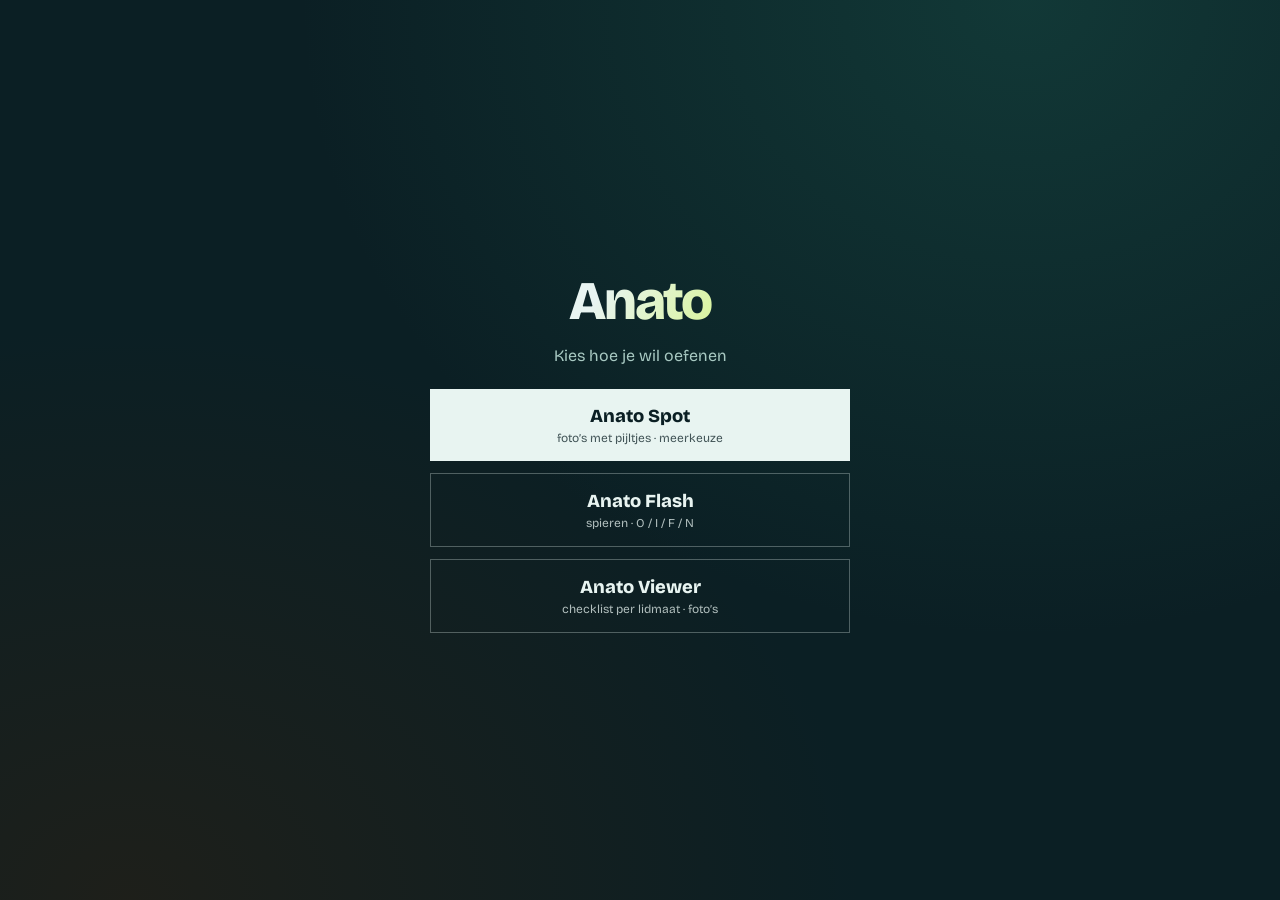
<file: index.html>
<!DOCTYPE html>
<html lang="nl">
<head>
  <meta charset="UTF-8" />
  <meta name="viewport" content="width=device-width, initial-scale=1" />
  <title>Anato</title>
  <link rel="preconnect" href="https://fonts.googleapis.com" />
  <link rel="preconnect" href="https://fonts.gstatic.com" crossorigin />
  <link href="https://fonts.googleapis.com/css2?family=Bricolage+Grotesque:opsz,wght@12..96,700;12..96,800&display=swap" rel="stylesheet" />
  <style>
    :root { --ink:#0b1f24; --foam:#e8f4f1; --mist:#a8c9c2; --acid:#c8f542; --ember:#ff6b3d; }
    * { box-sizing: border-box; margin: 0; padding: 0; }
    body {
      min-height: 100vh;
      font-family: "Bricolage Grotesque", sans-serif;
      color: var(--foam);
      background:
        radial-gradient(ellipse at 80% 0%, #1f6b5c55, transparent 50%),
        radial-gradient(ellipse at 10% 100%, #3a1f0b66, transparent 45%),
        var(--ink);
      display: grid;
      place-items: center;
      padding: 1.5rem;
    }
    main { width: min(100%, 420px); text-align: center; }
    h1 {
      font-size: clamp(2.4rem, 10vw, 3.4rem);
      font-weight: 800;
      letter-spacing: -0.04em;
      background: linear-gradient(120deg, var(--foam) 40%, var(--acid));
      -webkit-background-clip: text;
      background-clip: text;
      color: transparent;
    }
    p { margin: 0.75rem 0 1.5rem; color: var(--mist); }
    .links { display: grid; gap: 0.75rem; }
    a {
      display: block;
      text-decoration: none;
      color: var(--ink);
      background: var(--foam);
      font-weight: 800;
      font-size: 1.15rem;
      padding: 1rem 1.1rem;
      transition: transform 0.2s ease, background 0.2s ease;
    }
    a:hover { transform: translateY(-2px); background: var(--acid); }
    a.alt {
      background: transparent;
      color: var(--foam);
      border: 1px solid rgba(232,244,241,0.3);
    }
    a.alt:hover { background: rgba(255,107,61,0.2); border-color: var(--ember); color: var(--ember); }
    small { display: block; margin-top: 0.25rem; font-weight: 400; font-size: 0.75rem; opacity: 0.75; }
  </style>
</head>
<body>
  <main>
    <h1>Anato</h1>
    <p>Kies hoe je wil oefenen</p>
    <div class="links">
      <a href="spot/">Anato Spot<small>foto’s met pijltjes · meerkeuze</small></a>
      <a class="alt" href="flashcards/">Anato Flash<small>spieren · O / I / F / N</small></a>
      <a class="alt" href="viewer/">Anato Viewer<small>checklist per lidmaat · foto’s</small></a>
    </div>
  </main>
</body>
</html>
</file>
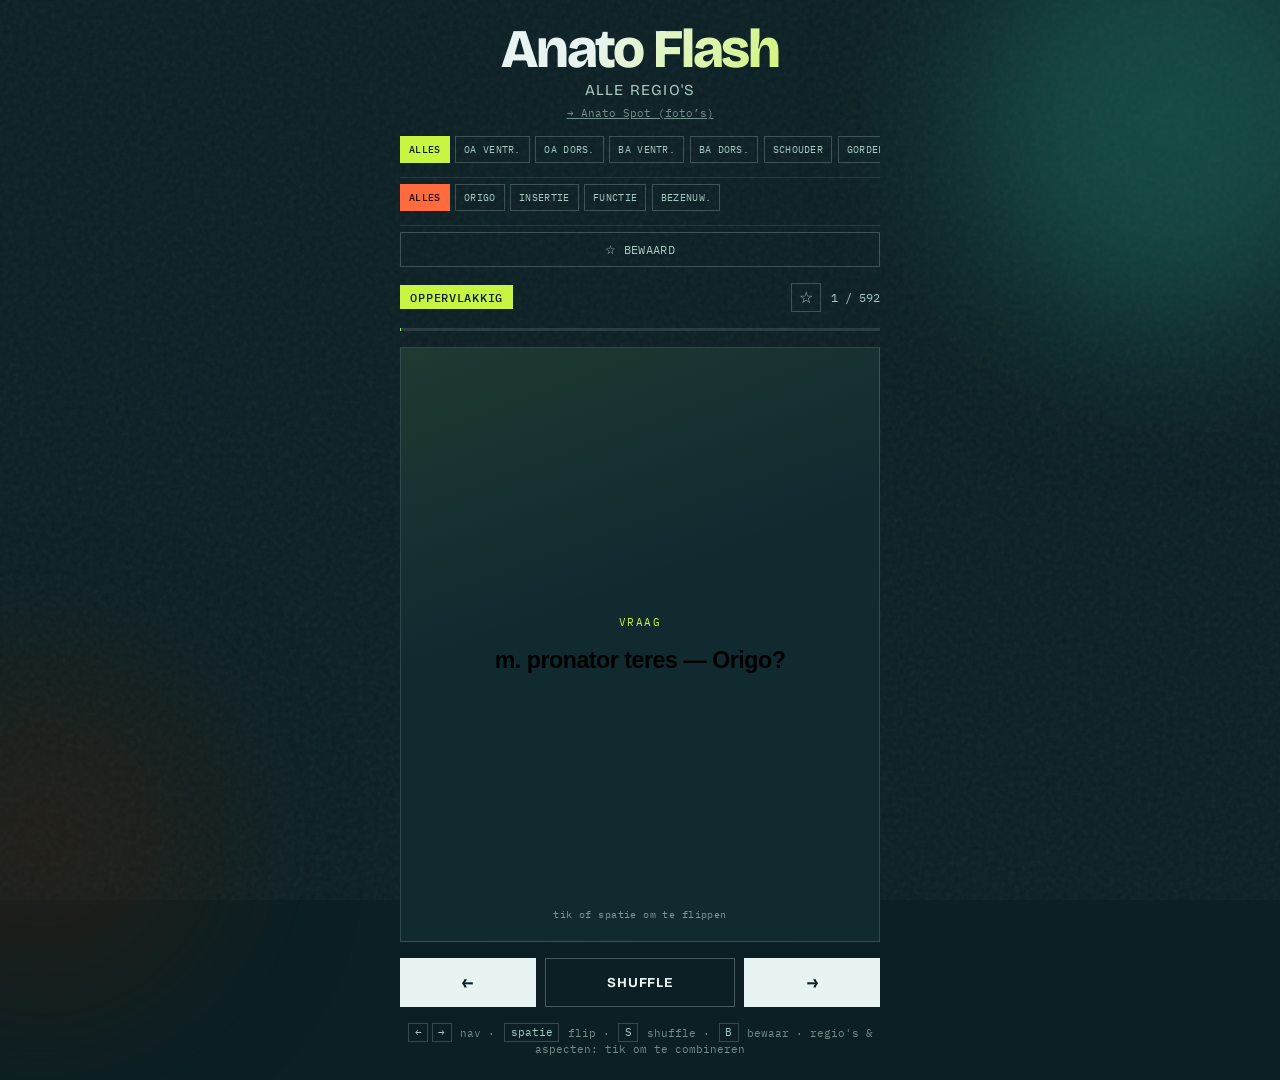
<file: flashcards/index.html>
<!DOCTYPE html>
<html lang="nl">
<head>
  <meta charset="UTF-8" />
  <meta name="viewport" content="width=device-width, initial-scale=1" />
  <title>Anato Flash</title>
  <link rel="preconnect" href="https://fonts.googleapis.com" />
  <link rel="preconnect" href="https://fonts.gstatic.com" crossorigin />
  <link href="https://fonts.googleapis.com/css2?family=Bricolage+Grotesque:opsz,wght@12..96,400;12..96,700;12..96,800&family=IBM+Plex+Mono:wght@400;500&display=swap" rel="stylesheet" />
  <link rel="stylesheet" href="styles.css" />
</head>
<body>
  <div class="noise" aria-hidden="true"></div>
  <div class="orb orb-a" aria-hidden="true"></div>
  <div class="orb orb-b" aria-hidden="true"></div>

  <main class="app">
    <header class="brand">
      <p class="brand-mark">Anato Flash</p>
      <h1 class="brand-sub" id="subtitle">Alle regio's</h1>
      <p class="keys" style="margin-top:0.4rem"><a href="../spot/" style="color:inherit">→ Anato Spot (foto’s)</a></p>
    </header>

    <div class="topics" id="topics" aria-label="Regio's (tik om te combineren)"></div>
    <div class="topics kinds" id="kinds" aria-label="Leeraspecten (tik om te combineren)"></div>
    <div class="saved-row" id="saved-row"></div>

    <div class="meta">
      <span class="pill" id="tag">O</span>
      <div class="meta-right">
        <button type="button" class="save-btn" id="save" aria-label="Bewaar kaart" aria-pressed="false" title="Bewaar om later te herhalen (B)">☆</button>
        <span class="count" id="count">1 / 1</span>
      </div>
    </div>

    <div class="progress" aria-hidden="true">
      <div class="progress-fill" id="progress"></div>
    </div>

    <button type="button" class="deck" id="deck" aria-label="Flip kaart">
      <div class="card" id="card">
        <div class="face front">
          <span class="face-label">vraag</span>
          <p class="face-text" id="front"></p>
          <span class="hint">tik of spatie om te flippen</span>
        </div>
        <div class="face back">
          <span class="face-label">antwoord</span>
          <p class="face-text" id="back"></p>
        </div>
      </div>
    </button>

    <div class="controls">
      <button type="button" class="btn" id="prev" aria-label="Vorige">←</button>
      <button type="button" class="btn btn-ghost" id="shuffle">shuffle</button>
      <button type="button" class="btn" id="next" aria-label="Volgende">→</button>
    </div>

    <p class="keys">
      <kbd>←</kbd><kbd>→</kbd> nav · <kbd>spatie</kbd> flip · <kbd>S</kbd> shuffle · <kbd>B</kbd> bewaar · regio's &amp; aspecten: tik om te combineren
    </p>
  </main>

  <script src="muscles.js"></script>
  <script src="deck.js"></script>
  <script src="app.js"></script>
</body>
</html>
</file>
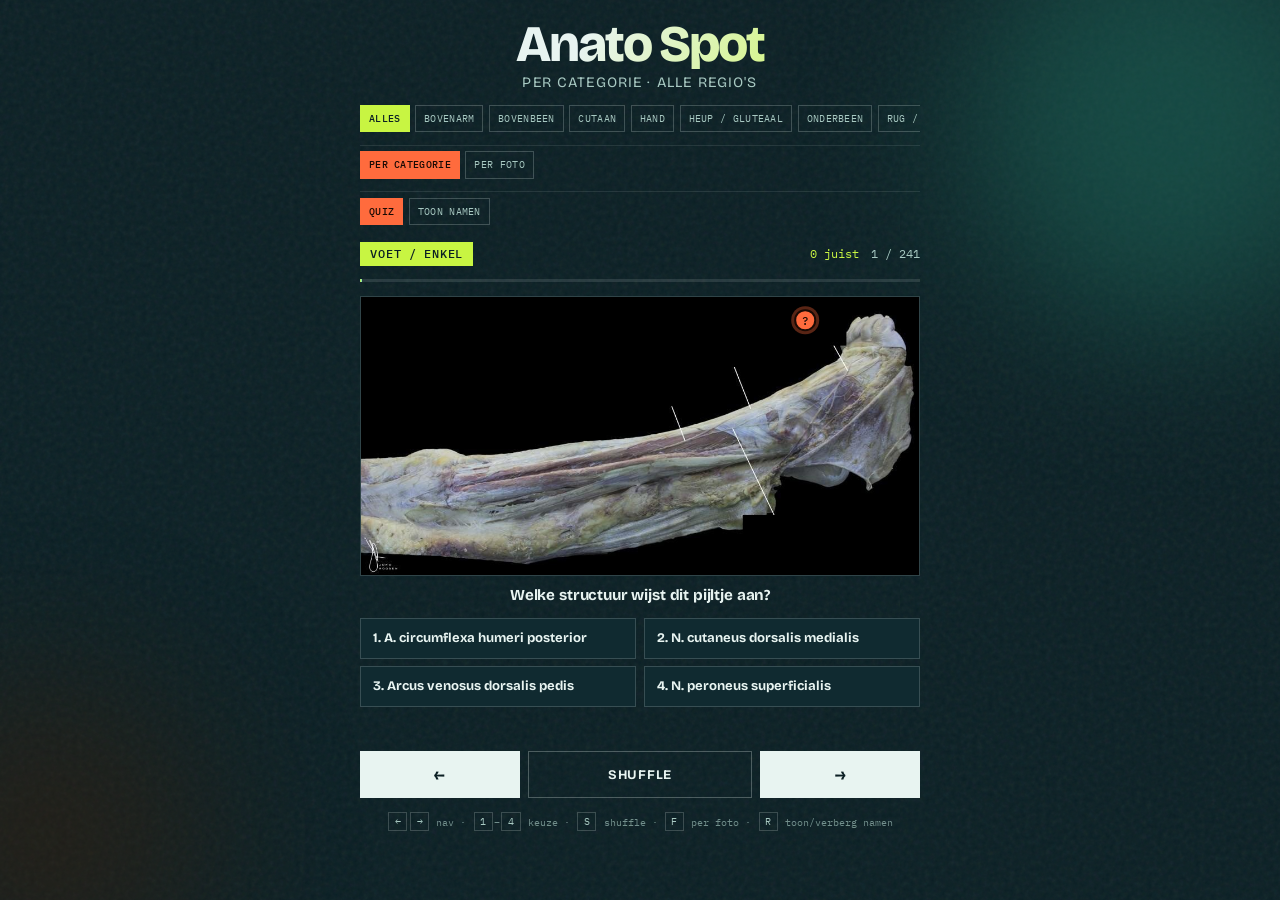
<file: spot/index.html>
<!DOCTYPE html>
<html lang="nl">
<head>
  <meta charset="UTF-8" />
  <meta name="viewport" content="width=device-width, initial-scale=1" />
  <title>Anato Spot</title>
  <link rel="preconnect" href="https://fonts.googleapis.com" />
  <link rel="preconnect" href="https://fonts.gstatic.com" crossorigin />
  <link href="https://fonts.googleapis.com/css2?family=Bricolage+Grotesque:opsz,wght@12..96,400;12..96,700;12..96,800&family=IBM+Plex+Mono:wght@400;500&display=swap" rel="stylesheet" />
  <link rel="stylesheet" href="styles.css" />
</head>
<body>
  <div class="noise" aria-hidden="true"></div>
  <div class="orb orb-a" aria-hidden="true"></div>
  <div class="orb orb-b" aria-hidden="true"></div>

  <main class="app">
    <header class="brand">
      <p class="brand-mark">Anato Spot</p>
      <h1 class="brand-sub" id="subtitle">Alle regio's</h1>
    </header>

    <div class="topics" id="regions" aria-label="Regio's"></div>
    <div class="topics modes" id="groupings" aria-label="Oefenmodus">
      <button type="button" class="topic active" data-group="category">per categorie</button>
      <button type="button" class="topic" data-group="photo">per foto</button>
    </div>
    <div class="topics modes" id="modes" aria-label="Weergave">
      <button type="button" class="topic active" data-mode="mc">quiz</button>
      <button type="button" class="topic" data-mode="reveal">toon namen</button>
    </div>

    <div class="meta">
      <span class="pill" id="tag">?</span>
      <div class="meta-right">
        <span class="score" id="score">0 juist</span>
        <span class="count" id="count">1 / 1</span>
      </div>
    </div>

    <div class="progress" aria-hidden="true">
      <div class="progress-fill" id="progress"></div>
    </div>

    <section class="spot" id="spot">
      <div class="frame" id="frame">
        <div class="img-wrap" id="img-wrap">
          <img id="photo" alt="Dissectiefoto" draggable="false" />
          <button type="button" class="pin" id="pin" aria-label="Gemarkeerde structuur"></button>
        </div>
      </div>
      <p class="prompt" id="prompt">Welke structuur wijst dit pijltje aan?</p>
    </section>

    <div class="answer-area" id="answer-area">
      <div class="choices" id="choices"></div>
      <div class="feedback" id="feedback" hidden></div>
    </div>

    <div class="controls">
      <button type="button" class="btn" id="prev" aria-label="Vorige">←</button>
      <button type="button" class="btn btn-ghost" id="shuffle">shuffle</button>
      <button type="button" class="btn" id="next" aria-label="Volgende">→</button>
    </div>

    <p class="keys">
      <kbd>←</kbd><kbd>→</kbd> nav · <kbd>1</kbd>–<kbd>4</kbd> keuze · <kbd>S</kbd> shuffle · <kbd>F</kbd> per foto · <kbd>R</kbd> toon/verberg namen
    </p>
  </main>

  <script src="data.js"></script>
  <script src="app.js"></script>
</body>
</html>
</file>
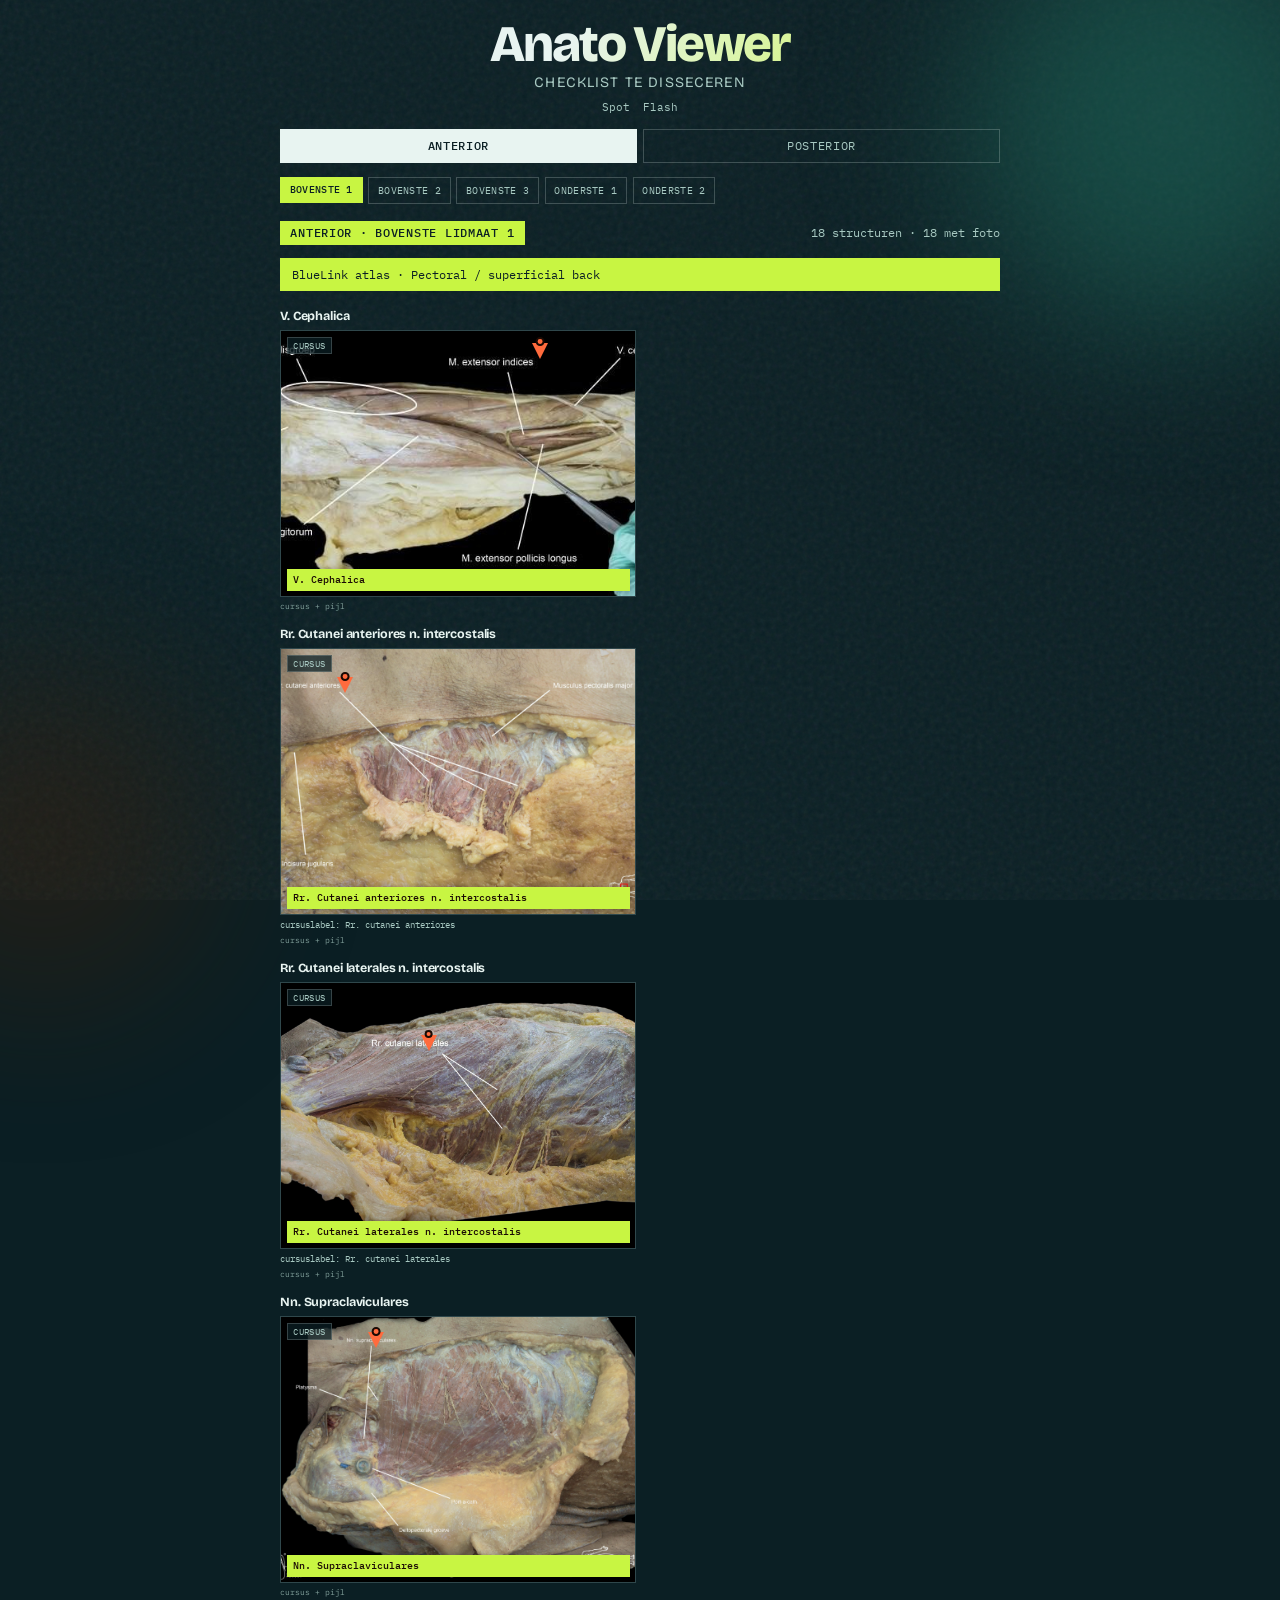
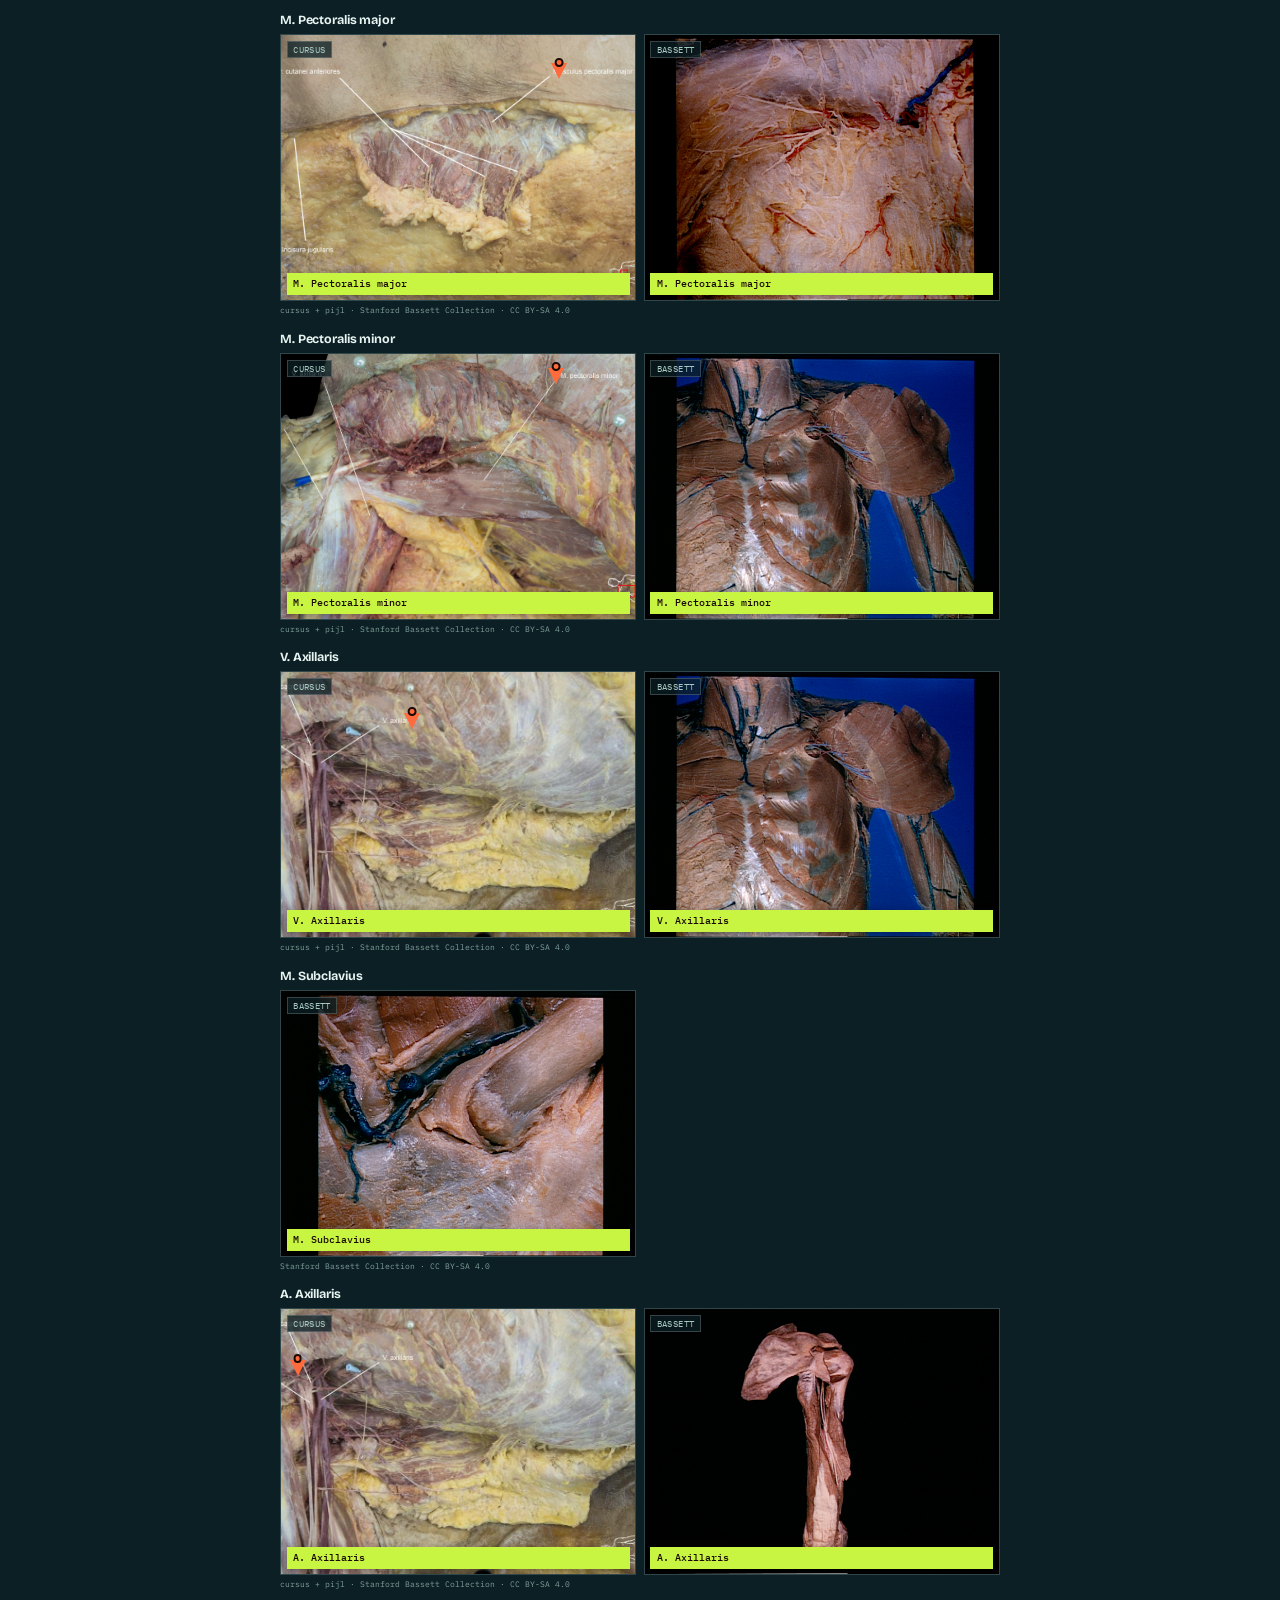
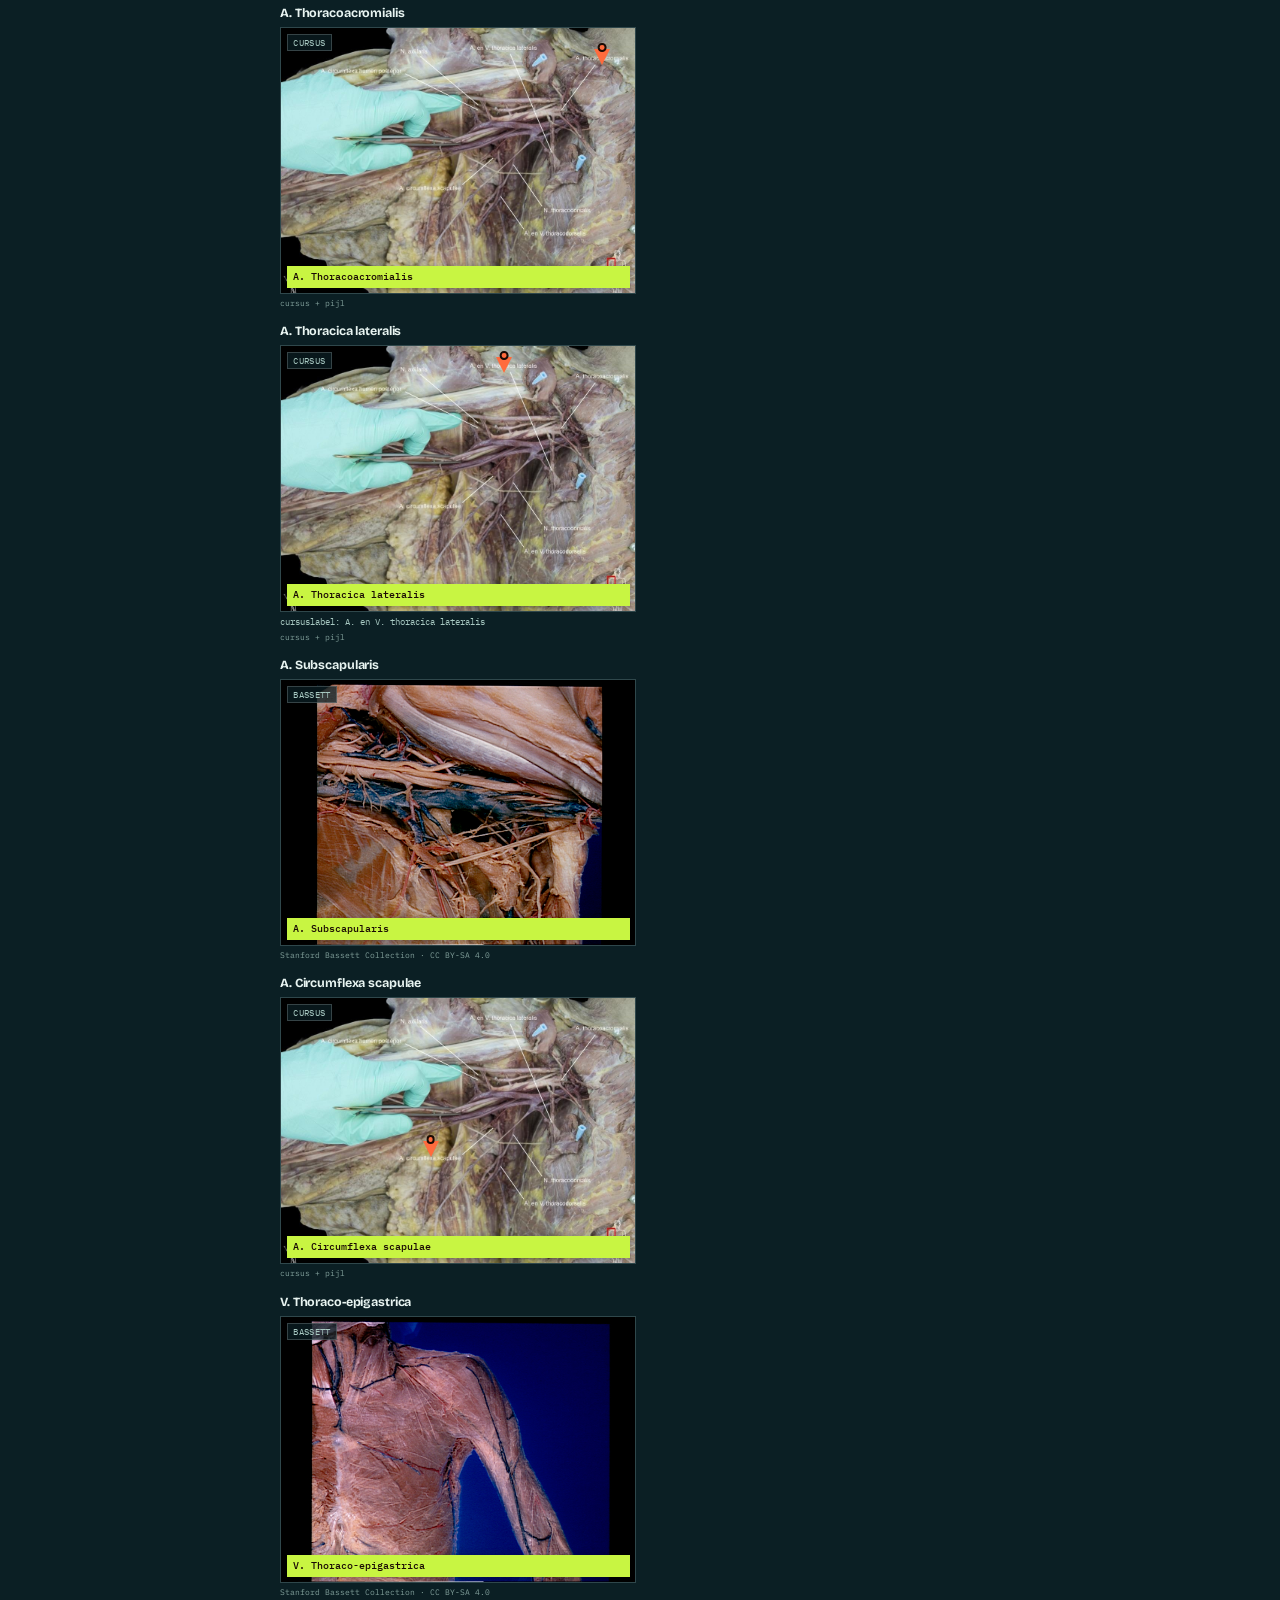
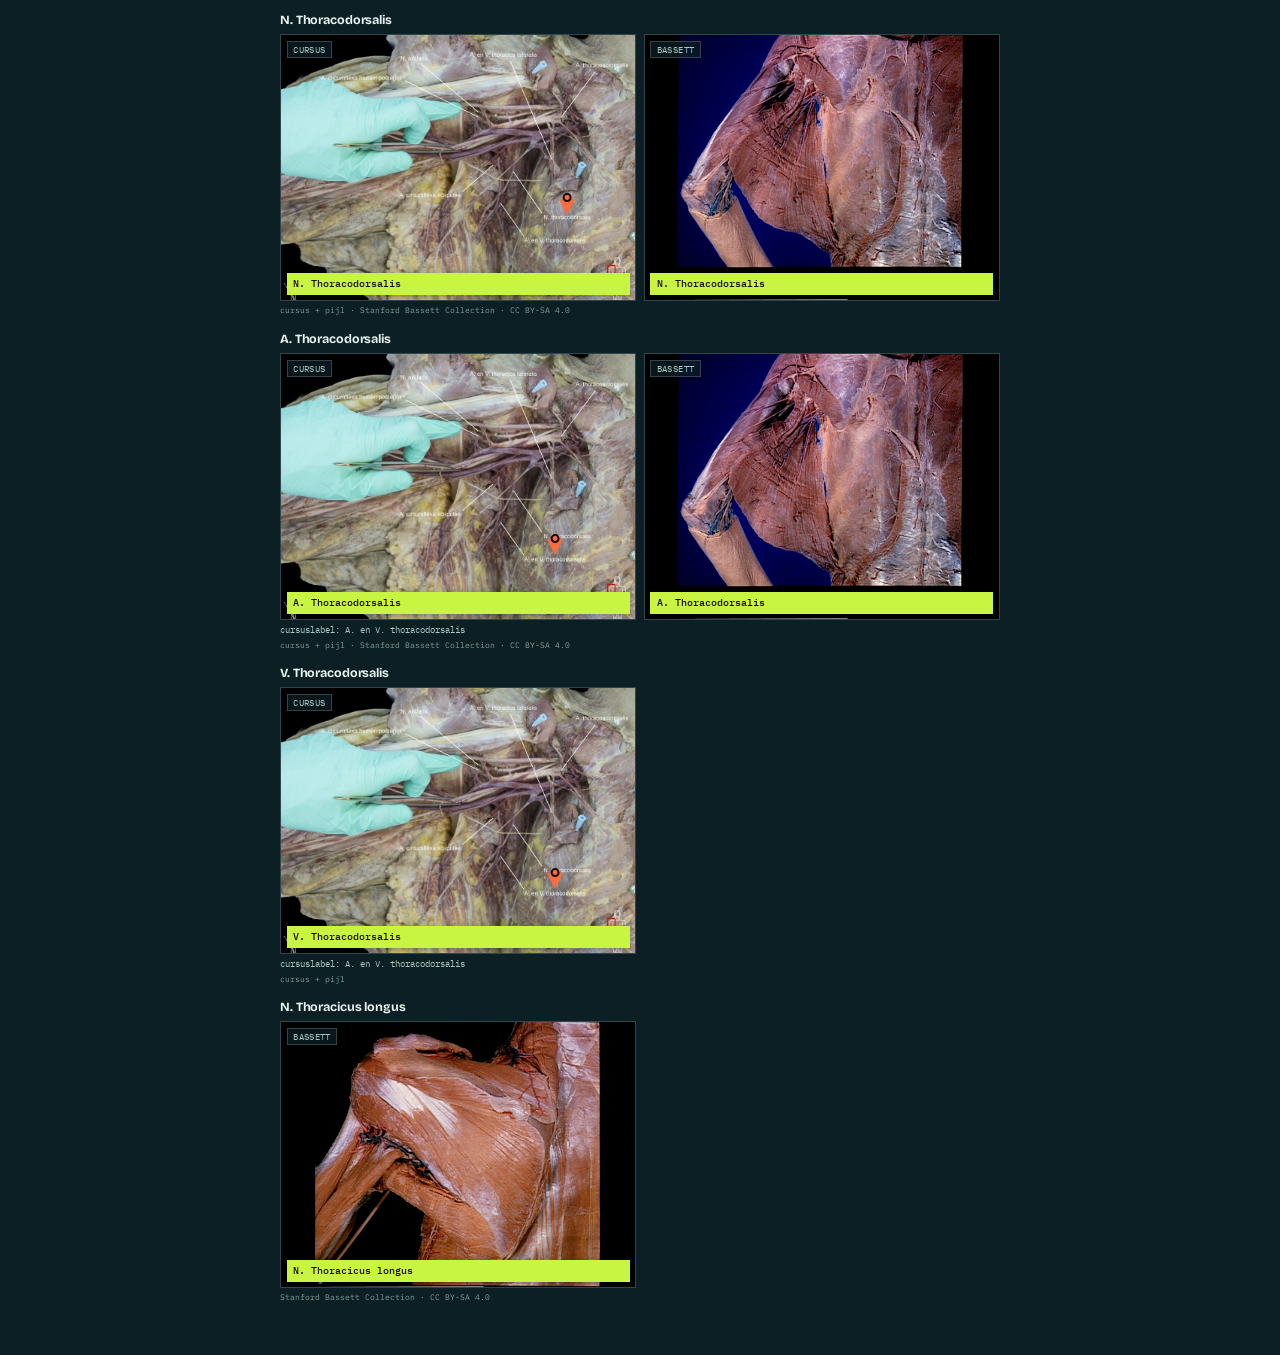
<file: viewer/index.html>
<!DOCTYPE html>
<html lang="nl">
<head>
  <meta charset="UTF-8" />
  <meta name="viewport" content="width=device-width, initial-scale=1" />
  <title>Anato Viewer</title>
  <link rel="preconnect" href="https://fonts.googleapis.com" />
  <link rel="preconnect" href="https://fonts.gstatic.com" crossorigin />
  <link href="https://fonts.googleapis.com/css2?family=Bricolage+Grotesque:opsz,wght@12..96,400;12..96,700;12..96,800&family=IBM+Plex+Mono:wght@400;500&display=swap" rel="stylesheet" />
  <link rel="stylesheet" href="styles.css" />
</head>
<body>
  <div class="noise" aria-hidden="true"></div>
  <div class="orb orb-a" aria-hidden="true"></div>
  <div class="orb orb-b" aria-hidden="true"></div>

  <main class="app">
    <header class="brand">
      <p class="brand-mark">Anato Viewer</p>
      <h1 class="brand-sub" id="subtitle">Checklist te disseceren</h1>
      <p class="nav-links">
        <a href="../spot/">Spot</a>
        <a href="../flashcards/">Flash</a>
      </p>
    </header>

    <div class="side-tabs" id="sides" aria-label="Zijde">
      <button type="button" class="side active" data-side="Anterior">Anterior</button>
      <button type="button" class="side" data-side="Posterior">Posterior</button>
    </div>

    <div class="topics" id="tabs" aria-label="Lidmaat-rijen"></div>

    <div class="meta">
      <span class="pill" id="pill">—</span>
      <span class="count" id="count">0 structuren</span>
    </div>

    <section class="gallery" id="gallery" aria-live="polite"></section>
  </main>

  <dialog class="lightbox" id="lightbox" aria-label="Vergrote foto">
    <form method="dialog">
      <button type="submit" class="lb-close" aria-label="Sluiten">×</button>
    </form>
    <div class="lb-frame">
      <div class="lb-wrap" id="lb-wrap">
        <img id="lb-img" alt="" />
        <span class="pin-arrow lb-pin hidden" id="lb-pin" aria-hidden="true"></span>
        <p class="img-callout lb-callout" id="lb-callout"></p>
      </div>
    </div>
    <p class="lb-caption" id="lb-caption"></p>
  </dialog>

  <script src="data.js"></script>
  <script src="app.js"></script>
</body>
</html>
</file>
<file: flashcards/styles.css>
:root {
  --ink: #0b1f24;
  --ink-soft: #14333a;
  --foam: #e8f4f1;
  --mist: #a8c9c2;
  --acid: #c8f542;
  --ember: #ff6b3d;
  --card-front: #102a30;
  --card-back: #1a3d36;
  --ease: cubic-bezier(0.22, 1, 0.36, 1);
}

*,
*::before,
*::after {
  box-sizing: border-box;
  margin: 0;
  padding: 0;
}

html,
body {
  min-height: 100%;
}

body {
  font-family: "Bricolage Grotesque", sans-serif;
  color: var(--foam);
  background: var(--ink);
  overflow-x: hidden;
  display: grid;
  place-items: center;
  padding: 1.5rem;
  position: relative;
}

.noise {
  position: fixed;
  inset: 0;
  pointer-events: none;
  opacity: 0.07;
  background-image: url("data:image/svg+xml,%3Csvg viewBox='0 0 200 200' xmlns='http://www.w3.org/2000/svg'%3E%3Cfilter id='n'%3E%3CfeTurbulence type='fractalNoise' baseFrequency='0.85' numOctaves='4' stitchTiles='stitch'/%3E%3C/filter%3E%3Crect width='100%25' height='100%25' filter='url(%23n)'/%3E%3C/svg%3E");
  z-index: 0;
}

.orb {
  position: fixed;
  border-radius: 50%;
  filter: blur(80px);
  pointer-events: none;
  z-index: 0;
  animation: drift 14s var(--ease) infinite alternate;
}

.orb-a {
  width: min(55vw, 420px);
  height: min(55vw, 420px);
  background: #1f6b5c;
  top: -10%;
  right: -8%;
  opacity: 0.55;
}

.orb-b {
  width: min(45vw, 340px);
  height: min(45vw, 340px);
  background: #3a1f0b;
  bottom: -12%;
  left: -10%;
  opacity: 0.45;
  animation-delay: -4s;
}

@keyframes drift {
  from { transform: translate(0, 0) scale(1); }
  to { transform: translate(-4%, 6%) scale(1.12); }
}

.app {
  position: relative;
  z-index: 1;
  width: min(100%, 480px);
  display: flex;
  flex-direction: column;
  gap: 1rem;
  animation: rise 0.7s var(--ease) both;
}

@keyframes rise {
  from {
    opacity: 0;
    transform: translateY(18px);
  }
  to {
    opacity: 1;
    transform: translateY(0);
  }
}

.brand {
  text-align: center;
}

.brand-mark {
  font-size: clamp(2.4rem, 10vw, 3.4rem);
  font-weight: 800;
  letter-spacing: -0.04em;
  line-height: 0.95;
  background: linear-gradient(120deg, var(--foam) 40%, var(--acid) 100%);
  -webkit-background-clip: text;
  background-clip: text;
  color: transparent;
}

.brand-sub {
  margin-top: 0.35rem;
  font-size: 0.95rem;
  font-weight: 400;
  color: var(--mist);
  letter-spacing: 0.08em;
  text-transform: uppercase;
}

.topics {
  display: flex;
  flex-wrap: nowrap;
  gap: 0.35rem;
  justify-content: flex-start;
  overflow-x: auto;
  padding-bottom: 0.25rem;
  scrollbar-width: thin;
  -webkit-overflow-scrolling: touch;
}

.topics.kinds {
  margin-top: -0.35rem;
  padding-top: 0.35rem;
  border-top: 1px solid rgba(232, 244, 241, 0.1);
}

.topics.kinds .topic.active {
  background: var(--ember);
  border-color: var(--ember);
  color: #1a0a04;
}

.topic {
  flex: 0 0 auto;
  font-family: "IBM Plex Mono", monospace;
  font-size: 0.62rem;
  letter-spacing: 0.03em;
  text-transform: uppercase;
  color: var(--mist);
  background: transparent;
  border: 1px solid rgba(232, 244, 241, 0.22);
  padding: 0.38rem 0.5rem;
  cursor: pointer;
  transition: background 0.2s ease, color 0.2s ease, border-color 0.2s ease;
}

.topic:hover {
  border-color: var(--acid);
  color: var(--acid);
}

.topic.active {
  background: var(--acid);
  border-color: var(--acid);
  color: var(--ink);
  font-weight: 500;
}

.meta {
  display: flex;
  justify-content: space-between;
  align-items: center;
  font-family: "IBM Plex Mono", monospace;
  font-size: 0.75rem;
}

.pill {
  color: var(--ink);
  background: var(--acid);
  padding: 0.28rem 0.65rem;
  font-weight: 500;
  text-transform: uppercase;
  letter-spacing: 0.06em;
  transition: transform 0.35s var(--ease), background 0.35s ease;
}

.pill.diep {
  background: var(--ember);
  color: #1a0a04;
}

.meta-right {
  display: flex;
  align-items: center;
  gap: 0.65rem;
}

.count {
  color: var(--mist);
}

.save-btn {
  font-family: "IBM Plex Mono", monospace;
  font-size: 1rem;
  line-height: 1;
  color: var(--mist);
  background: transparent;
  border: 1px solid rgba(232, 244, 241, 0.22);
  width: 1.85rem;
  height: 1.85rem;
  padding: 0;
  cursor: pointer;
  transition: color 0.2s ease, border-color 0.2s ease, background 0.2s ease, transform 0.2s var(--ease);
}

.save-btn:hover {
  color: var(--ember);
  border-color: var(--ember);
  transform: translateY(-1px);
}

.save-btn.on {
  color: #1a0a04;
  background: var(--ember);
  border-color: var(--ember);
}

.save-btn:disabled {
  opacity: 0.35;
  cursor: default;
  transform: none;
}

.saved-row {
  display: flex;
  margin-top: -0.35rem;
  padding-top: 0.35rem;
  border-top: 1px solid rgba(232, 244, 241, 0.1);
}

.saved-row .topic.saved-chip {
  flex: 1 1 auto;
  text-align: center;
  padding: 0.55rem 0.75rem;
  font-size: 0.72rem;
}

.saved-row .topic.saved-chip.active {
  background: var(--ember);
  border-color: var(--ember);
  color: #1a0a04;
}

.progress {
  height: 3px;
  background: rgba(232, 244, 241, 0.12);
  overflow: hidden;
}

.progress-fill {
  height: 100%;
  width: 0%;
  background: linear-gradient(90deg, var(--acid), #7ee0c8);
  transition: width 0.4s var(--ease);
}

.deck {
  border: 0;
  background: transparent;
  padding: 0;
  cursor: pointer;
  perspective: 1200px;
  width: 100%;
  aspect-ratio: 5 / 6.2;
  outline: none;
}

.deck:focus-visible .card {
  box-shadow: 0 0 0 2px var(--acid);
}

.card {
  position: relative;
  width: 100%;
  height: 100%;
  transform-style: preserve-3d;
  transition: transform 0.65s var(--ease);
}

.card.flipped {
  transform: rotateY(180deg);
}

.card.swap {
  animation: swap 0.35s var(--ease);
}

@keyframes swap {
  0% { transform: translateX(0) scale(1); opacity: 1; }
  45% { transform: translateX(-12px) scale(0.97); opacity: 0; }
  55% { transform: translateX(12px) scale(0.97); opacity: 0; }
  100% { transform: translateX(0) scale(1); opacity: 1; }
}

.face {
  position: absolute;
  inset: 0;
  backface-visibility: hidden;
  -webkit-backface-visibility: hidden;
  display: flex;
  flex-direction: column;
  justify-content: center;
  gap: 1rem;
  padding: 1.75rem 1.5rem;
  border: 1px solid rgba(232, 244, 241, 0.14);
  background:
    linear-gradient(160deg, rgba(200, 245, 66, 0.08), transparent 42%),
    var(--card-front);
}

.face.back {
  transform: rotateY(180deg);
  background:
    linear-gradient(200deg, rgba(255, 107, 61, 0.12), transparent 50%),
    var(--card-back);
}

.face-label {
  font-family: "IBM Plex Mono", monospace;
  font-size: 0.7rem;
  letter-spacing: 0.14em;
  text-transform: uppercase;
  color: var(--acid);
}

.face.back .face-label {
  color: var(--ember);
}

.face-text {
  font-size: clamp(1.05rem, 4.2vw, 1.45rem);
  font-weight: 700;
  line-height: 1.3;
  letter-spacing: -0.02em;
  text-wrap: balance;
  white-space: pre-line;
}

.hint {
  position: absolute;
  bottom: 1.25rem;
  left: 1.5rem;
  right: 1.5rem;
  font-family: "IBM Plex Mono", monospace;
  font-size: 0.65rem;
  color: rgba(168, 201, 194, 0.7);
  letter-spacing: 0.04em;
}

.controls {
  display: grid;
  grid-template-columns: 1fr 1.4fr 1fr;
  gap: 0.6rem;
}

.btn {
  font-family: "Bricolage Grotesque", sans-serif;
  font-size: 1.1rem;
  font-weight: 700;
  color: var(--ink);
  background: var(--foam);
  border: 0;
  padding: 0.85rem 0.75rem;
  cursor: pointer;
  transition: transform 0.2s var(--ease), background 0.2s ease;
}

.btn:hover {
  transform: translateY(-2px);
  background: var(--acid);
}

.btn:active {
  transform: translateY(0);
}

.btn-ghost {
  background: transparent;
  color: var(--foam);
  border: 1px solid rgba(232, 244, 241, 0.28);
  font-size: 0.85rem;
  letter-spacing: 0.06em;
  text-transform: uppercase;
}

.btn-ghost:hover {
  background: rgba(200, 245, 66, 0.15);
  color: var(--acid);
  border-color: var(--acid);
}

.keys {
  text-align: center;
  font-family: "IBM Plex Mono", monospace;
  font-size: 0.68rem;
  color: rgba(168, 201, 194, 0.65);
}

kbd {
  display: inline-block;
  padding: 0.1rem 0.35rem;
  margin: 0 0.1rem;
  border: 1px solid rgba(232, 244, 241, 0.2);
  color: var(--mist);
  font: inherit;
}

@media (max-width: 380px) {
  .deck {
    aspect-ratio: 4 / 5.4;
  }
}
</file>
<file: spot/styles.css>
:root {
  --ink: #0b1f24;
  --ink-soft: #14333a;
  --foam: #e8f4f1;
  --mist: #a8c9c2;
  --acid: #c8f542;
  --ember: #ff6b3d;
  --card: #102a30;
  --ease: cubic-bezier(0.22, 1, 0.36, 1);
}

*,
*::before,
*::after {
  box-sizing: border-box;
  margin: 0;
  padding: 0;
}

html,
body {
  min-height: 100%;
}

body {
  font-family: "Bricolage Grotesque", sans-serif;
  color: var(--foam);
  background: var(--ink);
  overflow-x: hidden;
  display: grid;
  place-items: center;
  padding: 1.25rem;
  position: relative;
}

.noise {
  position: fixed;
  inset: 0;
  pointer-events: none;
  opacity: 0.07;
  background-image: url("data:image/svg+xml,%3Csvg viewBox='0 0 200 200' xmlns='http://www.w3.org/2000/svg'%3E%3Cfilter id='n'%3E%3CfeTurbulence type='fractalNoise' baseFrequency='0.85' numOctaves='4' stitchTiles='stitch'/%3E%3C/filter%3E%3Crect width='100%25' height='100%25' filter='url(%23n)'/%3E%3C/svg%3E");
  z-index: 0;
}

.orb {
  position: fixed;
  border-radius: 50%;
  filter: blur(80px);
  pointer-events: none;
  z-index: 0;
  animation: drift 14s var(--ease) infinite alternate;
}

.orb-a {
  width: min(55vw, 420px);
  height: min(55vw, 420px);
  background: #1f6b5c;
  top: -10%;
  right: -8%;
  opacity: 0.55;
}

.orb-b {
  width: min(45vw, 340px);
  height: min(45vw, 340px);
  background: #3a1f0b;
  bottom: -12%;
  left: -10%;
  opacity: 0.45;
  animation-delay: -4s;
}

@keyframes drift {
  from { transform: translate(0, 0) scale(1); }
  to { transform: translate(-4%, 6%) scale(1.12); }
}

.app {
  position: relative;
  z-index: 1;
  width: min(100%, 560px);
  display: flex;
  flex-direction: column;
  gap: 0.85rem;
  animation: rise 0.7s var(--ease) both;
}

@keyframes rise {
  from { opacity: 0; transform: translateY(18px); }
  to { opacity: 1; transform: translateY(0); }
}

.brand { text-align: center; }

.brand-mark {
  font-size: clamp(2.2rem, 9vw, 3.2rem);
  font-weight: 800;
  letter-spacing: -0.04em;
  line-height: 0.95;
  background: linear-gradient(120deg, var(--foam) 40%, var(--acid) 100%);
  -webkit-background-clip: text;
  background-clip: text;
  color: transparent;
}

.brand-sub {
  margin-top: 0.35rem;
  font-size: 0.9rem;
  font-weight: 400;
  color: var(--mist);
  letter-spacing: 0.08em;
  text-transform: uppercase;
}

.topics {
  display: flex;
  flex-wrap: nowrap;
  gap: 0.35rem;
  justify-content: flex-start;
  overflow-x: auto;
  padding-bottom: 0.2rem;
  scrollbar-width: thin;
  -webkit-overflow-scrolling: touch;
}

.topics.modes {
  margin-top: -0.25rem;
  padding-top: 0.35rem;
  border-top: 1px solid rgba(232, 244, 241, 0.1);
}

.topics.modes .topic.active {
  background: var(--ember);
  border-color: var(--ember);
  color: #1a0a04;
}

.topic {
  flex: 0 0 auto;
  font-family: "IBM Plex Mono", monospace;
  font-size: 0.62rem;
  letter-spacing: 0.03em;
  text-transform: uppercase;
  color: var(--mist);
  background: transparent;
  border: 1px solid rgba(232, 244, 241, 0.22);
  padding: 0.38rem 0.5rem;
  cursor: pointer;
  transition: background 0.2s ease, color 0.2s ease, border-color 0.2s ease;
}

.topic:hover {
  border-color: var(--acid);
  color: var(--acid);
}

.topic.active {
  background: var(--acid);
  border-color: var(--acid);
  color: var(--ink);
  font-weight: 500;
}

.meta {
  display: flex;
  justify-content: space-between;
  align-items: center;
  font-family: "IBM Plex Mono", monospace;
  font-size: 0.75rem;
}

.pill {
  color: var(--ink);
  background: var(--acid);
  padding: 0.28rem 0.65rem;
  font-weight: 500;
  text-transform: uppercase;
  letter-spacing: 0.06em;
  max-width: 55%;
  overflow: hidden;
  text-overflow: ellipsis;
  white-space: nowrap;
}

.meta-right {
  display: flex;
  align-items: center;
  gap: 0.75rem;
  color: var(--mist);
}

.score { color: var(--acid); }

.progress {
  height: 3px;
  background: rgba(232, 244, 241, 0.12);
  overflow: hidden;
}

.progress-fill {
  height: 100%;
  width: 0%;
  background: linear-gradient(90deg, var(--acid), #7ee0c8);
  transition: width 0.4s var(--ease);
}

.spot {
  display: flex;
  flex-direction: column;
  gap: 0.65rem;
}

.frame {
  position: relative;
  width: 100%;
  background: #12262c;
  border: 1px solid rgba(232, 244, 241, 0.14);
  overflow: hidden;
  min-height: 220px;
  max-height: min(52vh, 420px);
  display: flex;
  justify-content: center;
  align-items: center;
}

.frame.loading::after {
  content: "";
  position: absolute;
  width: 1.4rem;
  height: 1.4rem;
  border: 2px solid rgba(232, 244, 241, 0.2);
  border-top-color: var(--acid);
  border-radius: 50%;
  animation: spin 0.7s linear infinite;
  z-index: 3;
  pointer-events: none;
}

.frame.error::before {
  content: "Foto laden mislukt — tik → of herlaad";
  position: absolute;
  z-index: 3;
  font-family: "IBM Plex Mono", monospace;
  font-size: 0.7rem;
  color: var(--mist);
  text-align: center;
  padding: 0.75rem;
  pointer-events: none;
}

@keyframes spin {
  to { transform: rotate(360deg); }
}

.img-wrap {
  position: relative;
  display: inline-block;
  max-width: 100%;
  max-height: min(52vh, 420px);
  line-height: 0;
}

.img-wrap img {
  display: block;
  max-width: 100%;
  max-height: min(52vh, 420px);
  width: auto;
  height: auto;
  user-select: none;
  -webkit-user-drag: none;
  opacity: 0;
  transition: opacity 0.2s ease;
}

.img-wrap img.ready {
  opacity: 1;
}

.pin {
  position: absolute;
  width: 1.35rem;
  height: 1.35rem;
  border-radius: 50%;
  border: 2px solid #1a0a04;
  background: var(--ember);
  box-shadow:
    0 0 0 3px rgba(255, 107, 61, 0.35),
    0 4px 14px rgba(0, 0, 0, 0.45);
  transform: translate(-50%, -50%);
  cursor: default;
  z-index: 2;
  animation: pulse 1.6s var(--ease) infinite;
  padding: 0;
}

.pin::after {
  content: "?";
  font-family: "IBM Plex Mono", monospace;
  font-size: 0.7rem;
  font-weight: 500;
  color: #1a0a04;
}

.pin.ok {
  background: var(--acid);
  box-shadow: 0 0 0 3px rgba(200, 245, 66, 0.35);
  animation: none;
}

.pin.ok::after { content: "✓"; }

.pin.bad {
  background: #ff4d4d;
  animation: none;
}

.pin.bad::after { content: "!"; }

.pin.hidden { display: none; }

@keyframes pulse {
  0%, 100% { transform: translate(-50%, -50%) scale(1); }
  50% { transform: translate(-50%, -50%) scale(1.08); }
}

.prompt {
  font-size: 0.95rem;
  font-weight: 700;
  letter-spacing: -0.01em;
  color: var(--foam);
  text-align: center;
}

.answer-area {
  display: flex;
  flex-direction: column;
  gap: 0.55rem;
  min-height: 7.5rem;
}

.choices {
  display: grid;
  grid-template-columns: 1fr 1fr;
  gap: 0.45rem;
}

.choice {
  font-family: "Bricolage Grotesque", sans-serif;
  font-size: 0.82rem;
  font-weight: 700;
  text-align: left;
  line-height: 1.25;
  color: var(--foam);
  background: var(--card);
  border: 1px solid rgba(232, 244, 241, 0.18);
  padding: 0.7rem 0.75rem;
  cursor: pointer;
  transition: transform 0.15s var(--ease), border-color 0.15s ease, background 0.15s ease;
}

.choice:hover:not(:disabled) {
  border-color: var(--acid);
  transform: translateY(-1px);
}

.choice:disabled { cursor: default; }

.choice.correct {
  background: rgba(200, 245, 66, 0.2);
  border-color: var(--acid);
  color: var(--acid);
}

.choice.wrong {
  background: rgba(255, 77, 77, 0.15);
  border-color: #ff4d4d;
  color: #ffb4a8;
}

.choice.dim { opacity: 0.45; }

.feedback {
  font-family: "IBM Plex Mono", monospace;
  font-size: 0.78rem;
  letter-spacing: 0.02em;
  padding: 0.65rem 0.75rem;
  border: 1px solid rgba(232, 244, 241, 0.14);
  background: rgba(16, 42, 48, 0.85);
}

.feedback.ok { color: var(--acid); border-color: rgba(200, 245, 66, 0.35); }
.feedback.bad { color: #ffb4a8; border-color: rgba(255, 77, 77, 0.35); }
.feedback.info { color: var(--mist); }

.controls {
  display: grid;
  grid-template-columns: 1fr 1.4fr 1fr;
  gap: 0.55rem;
}

.btn {
  font-family: "Bricolage Grotesque", sans-serif;
  font-size: 1.05rem;
  font-weight: 700;
  color: var(--ink);
  background: var(--foam);
  border: 0;
  padding: 0.8rem 0.7rem;
  cursor: pointer;
  transition: transform 0.2s var(--ease), background 0.2s ease;
}

.btn:hover {
  transform: translateY(-2px);
  background: var(--acid);
}

.btn:active { transform: translateY(0); }

.btn-ghost {
  background: transparent;
  color: var(--foam);
  border: 1px solid rgba(232, 244, 241, 0.28);
  font-size: 0.82rem;
  letter-spacing: 0.06em;
  text-transform: uppercase;
}

.btn-ghost:hover {
  background: rgba(200, 245, 66, 0.15);
  color: var(--acid);
  border-color: var(--acid);
}

.keys {
  text-align: center;
  font-family: "IBM Plex Mono", monospace;
  font-size: 0.65rem;
  color: rgba(168, 201, 194, 0.65);
}

kbd {
  display: inline-block;
  padding: 0.1rem 0.35rem;
  margin: 0 0.08rem;
  border: 1px solid rgba(232, 244, 241, 0.2);
  color: var(--mist);
  font: inherit;
}

@media (max-width: 420px) {
  .choices { grid-template-columns: 1fr; }
}
</file>
<file: viewer/styles.css>
:root {
  --ink: #0b1f24;
  --ink-soft: #14333a;
  --foam: #e8f4f1;
  --mist: #a8c9c2;
  --acid: #c8f542;
  --ember: #ff6b3d;
  --card: #102a30;
  --ease: cubic-bezier(0.22, 1, 0.36, 1);
}

*,
*::before,
*::after {
  box-sizing: border-box;
  margin: 0;
  padding: 0;
}

html,
body {
  min-height: 100%;
}

body {
  font-family: "Bricolage Grotesque", sans-serif;
  color: var(--foam);
  background: var(--ink);
  overflow-x: hidden;
  display: grid;
  place-items: start center;
  padding: 1.25rem;
  position: relative;
}

.noise {
  position: fixed;
  inset: 0;
  pointer-events: none;
  opacity: 0.07;
  background-image: url("data:image/svg+xml,%3Csvg viewBox='0 0 200 200' xmlns='http://www.w3.org/2000/svg'%3E%3Cfilter id='n'%3E%3CfeTurbulence type='fractalNoise' baseFrequency='0.85' numOctaves='4' stitchTiles='stitch'/%3E%3C/filter%3E%3Crect width='100%25' height='100%25' filter='url(%23n)'/%3E%3C/svg%3E");
  z-index: 0;
}

.orb {
  position: fixed;
  border-radius: 50%;
  filter: blur(80px);
  pointer-events: none;
  z-index: 0;
  animation: drift 14s var(--ease) infinite alternate;
}

.orb-a {
  width: min(55vw, 420px);
  height: min(55vw, 420px);
  background: #1f6b5c;
  top: -10%;
  right: -8%;
  opacity: 0.55;
}

.orb-b {
  width: min(45vw, 340px);
  height: min(45vw, 340px);
  background: #3a1f0b;
  bottom: -12%;
  left: -10%;
  opacity: 0.45;
  animation-delay: -4s;
}

@keyframes drift {
  from { transform: translate(0, 0) scale(1); }
  to { transform: translate(-4%, 6%) scale(1.12); }
}

.app {
  position: relative;
  z-index: 1;
  width: min(100%, 720px);
  display: flex;
  flex-direction: column;
  gap: 0.85rem;
  animation: rise 0.7s var(--ease) both;
  padding-bottom: 2rem;
}

@keyframes rise {
  from { opacity: 0; transform: translateY(18px); }
  to { opacity: 1; transform: translateY(0); }
}

.brand { text-align: center; }

.brand-mark {
  font-size: clamp(2.2rem, 9vw, 3.2rem);
  font-weight: 800;
  letter-spacing: -0.04em;
  line-height: 0.95;
  background: linear-gradient(120deg, var(--foam) 40%, var(--acid) 100%);
  -webkit-background-clip: text;
  background-clip: text;
  color: transparent;
}

.brand-sub {
  margin-top: 0.35rem;
  font-size: 0.9rem;
  font-weight: 400;
  color: var(--mist);
  letter-spacing: 0.08em;
  text-transform: uppercase;
}

.nav-links {
  margin-top: 0.55rem;
  display: flex;
  gap: 0.85rem;
  justify-content: center;
  font-family: "IBM Plex Mono", monospace;
  font-size: 0.7rem;
}

.nav-links a {
  color: var(--mist);
  text-decoration: none;
  border-bottom: 1px solid transparent;
  transition: color 0.2s ease, border-color 0.2s ease;
}

.nav-links a:hover {
  color: var(--acid);
  border-color: var(--acid);
}

.side-tabs {
  display: grid;
  grid-template-columns: 1fr 1fr;
  gap: 0.4rem;
}

.side {
  font-family: "IBM Plex Mono", monospace;
  font-size: 0.72rem;
  letter-spacing: 0.06em;
  text-transform: uppercase;
  color: var(--mist);
  background: transparent;
  border: 1px solid rgba(232, 244, 241, 0.22);
  padding: 0.55rem 0.6rem;
  cursor: pointer;
  transition: background 0.2s ease, color 0.2s ease, border-color 0.2s ease;
}

.side:hover {
  border-color: var(--acid);
  color: var(--acid);
}

.side.active {
  background: var(--foam);
  border-color: var(--foam);
  color: var(--ink);
  font-weight: 500;
}

.topics {
  display: flex;
  flex-wrap: nowrap;
  gap: 0.35rem;
  justify-content: flex-start;
  overflow-x: auto;
  padding-bottom: 0.2rem;
  scrollbar-width: thin;
  -webkit-overflow-scrolling: touch;
}

.topic {
  flex: 0 0 auto;
  font-family: "IBM Plex Mono", monospace;
  font-size: 0.62rem;
  letter-spacing: 0.03em;
  text-transform: uppercase;
  color: var(--mist);
  background: transparent;
  border: 1px solid rgba(232, 244, 241, 0.22);
  padding: 0.38rem 0.55rem;
  cursor: pointer;
  transition: background 0.2s ease, color 0.2s ease, border-color 0.2s ease, transform 0.2s var(--ease);
}

.topic:hover {
  border-color: var(--acid);
  color: var(--acid);
}

.topic.active {
  background: var(--acid);
  border-color: var(--acid);
  color: var(--ink);
  font-weight: 500;
  transform: translateY(-1px);
}

.meta {
  display: flex;
  justify-content: space-between;
  align-items: center;
  font-family: "IBM Plex Mono", monospace;
  font-size: 0.75rem;
  gap: 0.75rem;
}

.pill {
  color: var(--ink);
  background: var(--acid);
  padding: 0.28rem 0.65rem;
  font-weight: 500;
  text-transform: uppercase;
  letter-spacing: 0.06em;
  max-width: 70%;
  overflow: hidden;
  text-overflow: ellipsis;
  white-space: nowrap;
}

.count { color: var(--mist); }

.gallery {
  display: grid;
  grid-template-columns: 1fr;
  gap: 0.9rem;
}

.card {
  display: flex;
  flex-direction: column;
  gap: 0.4rem;
  background: transparent;
  border: none;
  color: inherit;
  text-align: left;
  padding: 0;
  animation: card-in 0.45s var(--ease) both;
}

.card-head {
  display: flex;
  align-items: baseline;
  gap: 0.45rem;
}

.atlas-link {
  display: block;
  font-family: "IBM Plex Mono", monospace;
  font-size: 0.72rem;
  color: var(--ink);
  background: var(--acid);
  text-decoration: none;
  padding: 0.55rem 0.75rem;
  margin-bottom: 0.15rem;
  transition: transform 0.2s var(--ease), background 0.2s ease;
}

.atlas-link:hover {
  transform: translateY(-1px);
  background: var(--foam);
}

.pair {
  display: grid;
  grid-template-columns: 1fr 1fr;
  gap: 0.45rem;
}

.pair .thumb {
  cursor: pointer;
}

.pair .thumb:focus-visible {
  outline: 2px solid var(--acid);
  outline-offset: 2px;
}

@keyframes card-in {
  from { opacity: 0; transform: translateY(10px) scale(0.98); }
  to { opacity: 1; transform: translateY(0) scale(1); }
}

.thumb {
  position: relative;
  aspect-ratio: 4 / 3;
  background: var(--card);
  border: 1px solid rgba(232, 244, 241, 0.14);
  overflow: hidden;
  display: grid;
  place-items: center;
}

.thumb img {
  width: 100%;
  height: 100%;
  object-fit: cover;
  opacity: 0;
  transition: opacity 0.25s ease, transform 0.35s var(--ease);
}

.thumb img.ready { opacity: 1; }

.card:hover .thumb img.ready {
  transform: scale(1.04);
}

.pin,
.pin-arrow {
  position: absolute;
  z-index: 2;
  pointer-events: none;
  transform: translate(-50%, -50%);
}

.pin {
  width: 0.95rem;
  height: 0.95rem;
  border-radius: 50%;
  border: 2px solid #1a0a04;
  background: var(--ember);
  box-shadow:
    0 0 0 2px rgba(255, 107, 61, 0.35),
    0 3px 10px rgba(0, 0, 0, 0.4);
}

/* Arrow marker for Spot plates that have no drawn arrow on the photo */
.pin-arrow {
  width: 0;
  height: 0;
  border-left: 0.55rem solid transparent;
  border-right: 0.55rem solid transparent;
  border-top: 1.05rem solid var(--ember);
  filter: drop-shadow(0 0 0 2px #1a0a04) drop-shadow(0 2px 6px rgba(0, 0, 0, 0.55));
  animation: pulse-pin 1.6s var(--ease) infinite;
}

.pin-arrow::after {
  content: "";
  position: absolute;
  left: 50%;
  top: -1.35rem;
  width: 0.55rem;
  height: 0.55rem;
  border-radius: 50%;
  background: var(--ember);
  border: 2px solid #1a0a04;
  transform: translateX(-50%);
}

@keyframes pulse-pin {
  0%, 100% { transform: translate(-50%, -50%) scale(1); }
  50% { transform: translate(-50%, -42%) scale(1.08); }
}

.pin.hidden,
.pin-arrow.hidden { display: none; }

.badge.inline {
  position: static;
  flex: 0 0 auto;
}

.img-callout {
  position: absolute;
  left: 0.35rem;
  right: 0.35rem;
  bottom: 0.35rem;
  z-index: 3;
  font-family: "IBM Plex Mono", monospace;
  font-size: 0.62rem;
  line-height: 1.25;
  font-weight: 500;
  color: #1a0a04;
  background: var(--acid);
  padding: 0.28rem 0.4rem;
  box-shadow: 0 2px 10px rgba(0, 0, 0, 0.35);
  pointer-events: none;
}

.lb-callout {
  left: 0.75rem;
  right: 0.75rem;
  bottom: 0.75rem;
  font-size: 0.95rem;
  padding: 0.45rem 0.65rem;
}

.badge {
  position: absolute;
  top: 0.35rem;
  left: 0.35rem;
  font-family: "IBM Plex Mono", monospace;
  font-size: 0.55rem;
  letter-spacing: 0.04em;
  text-transform: uppercase;
  padding: 0.15rem 0.35rem;
  background: rgba(11, 31, 36, 0.75);
  color: var(--mist);
  border: 1px solid rgba(232, 244, 241, 0.2);
  z-index: 2;
}

.badge.opt {
  left: auto;
  right: 0.35rem;
  color: var(--ember);
  border-color: rgba(255, 107, 61, 0.45);
}

.card-name {
  font-size: 0.78rem;
  font-weight: 700;
  line-height: 1.25;
  letter-spacing: -0.01em;
  color: var(--foam);
}

.card-sub {
  font-family: "IBM Plex Mono", monospace;
  font-size: 0.58rem;
  color: var(--mist);
  margin-top: -0.25rem;
}

.card-credit {
  font-family: "IBM Plex Mono", monospace;
  font-size: 0.52rem;
  line-height: 1.3;
  color: rgba(168, 201, 194, 0.75);
  margin-top: -0.15rem;
}

.card.no-img {
  cursor: default;
  opacity: 0.85;
}

.thumb.broken,
.thumb:has(.missing) {
  background: #1a3339;
}

.missing {
  font-family: "IBM Plex Mono", monospace;
  font-size: 0.58rem;
  color: var(--mist);
  text-align: center;
  padding: 0.6rem;
  line-height: 1.35;
}

.lb-caption {
  white-space: pre-line;
}

.lightbox {
  border: none;
  padding: 0;
  max-width: min(96vw, 900px);
  width: 96vw;
  background: transparent;
  color: var(--foam);
}

.lightbox::backdrop {
  background: rgba(5, 14, 16, 0.86);
  backdrop-filter: blur(6px);
}

.lb-close {
  position: absolute;
  top: 0.4rem;
  right: 0.4rem;
  z-index: 5;
  width: 2.2rem;
  height: 2.2rem;
  border: 1px solid rgba(232, 244, 241, 0.25);
  background: rgba(11, 31, 36, 0.85);
  color: var(--foam);
  font-size: 1.4rem;
  line-height: 1;
  cursor: pointer;
}

.lb-frame {
  background: #12262c;
  border: 1px solid rgba(232, 244, 241, 0.14);
  max-height: 78vh;
  display: grid;
  place-items: center;
  overflow: hidden;
}

.lb-wrap {
  position: relative;
  max-width: 100%;
  max-height: 78vh;
  line-height: 0;
}

.lb-wrap img {
  display: block;
  max-width: 100%;
  max-height: 78vh;
  width: auto;
  height: auto;
}

.lb-pin.pin-arrow {
  border-left-width: 0.7rem;
  border-right-width: 0.7rem;
  border-top-width: 1.35rem;
}

.lb-pin.pin-arrow::after {
  top: -1.7rem;
  width: 0.7rem;
  height: 0.7rem;
}

.lb-caption {
  margin-top: 0.65rem;
  text-align: center;
  font-size: 1rem;
  font-weight: 700;
}

@media (max-width: 420px) {
  .pair { gap: 0.35rem; }
  .card-name { font-size: 0.85rem; }
}
</file>
